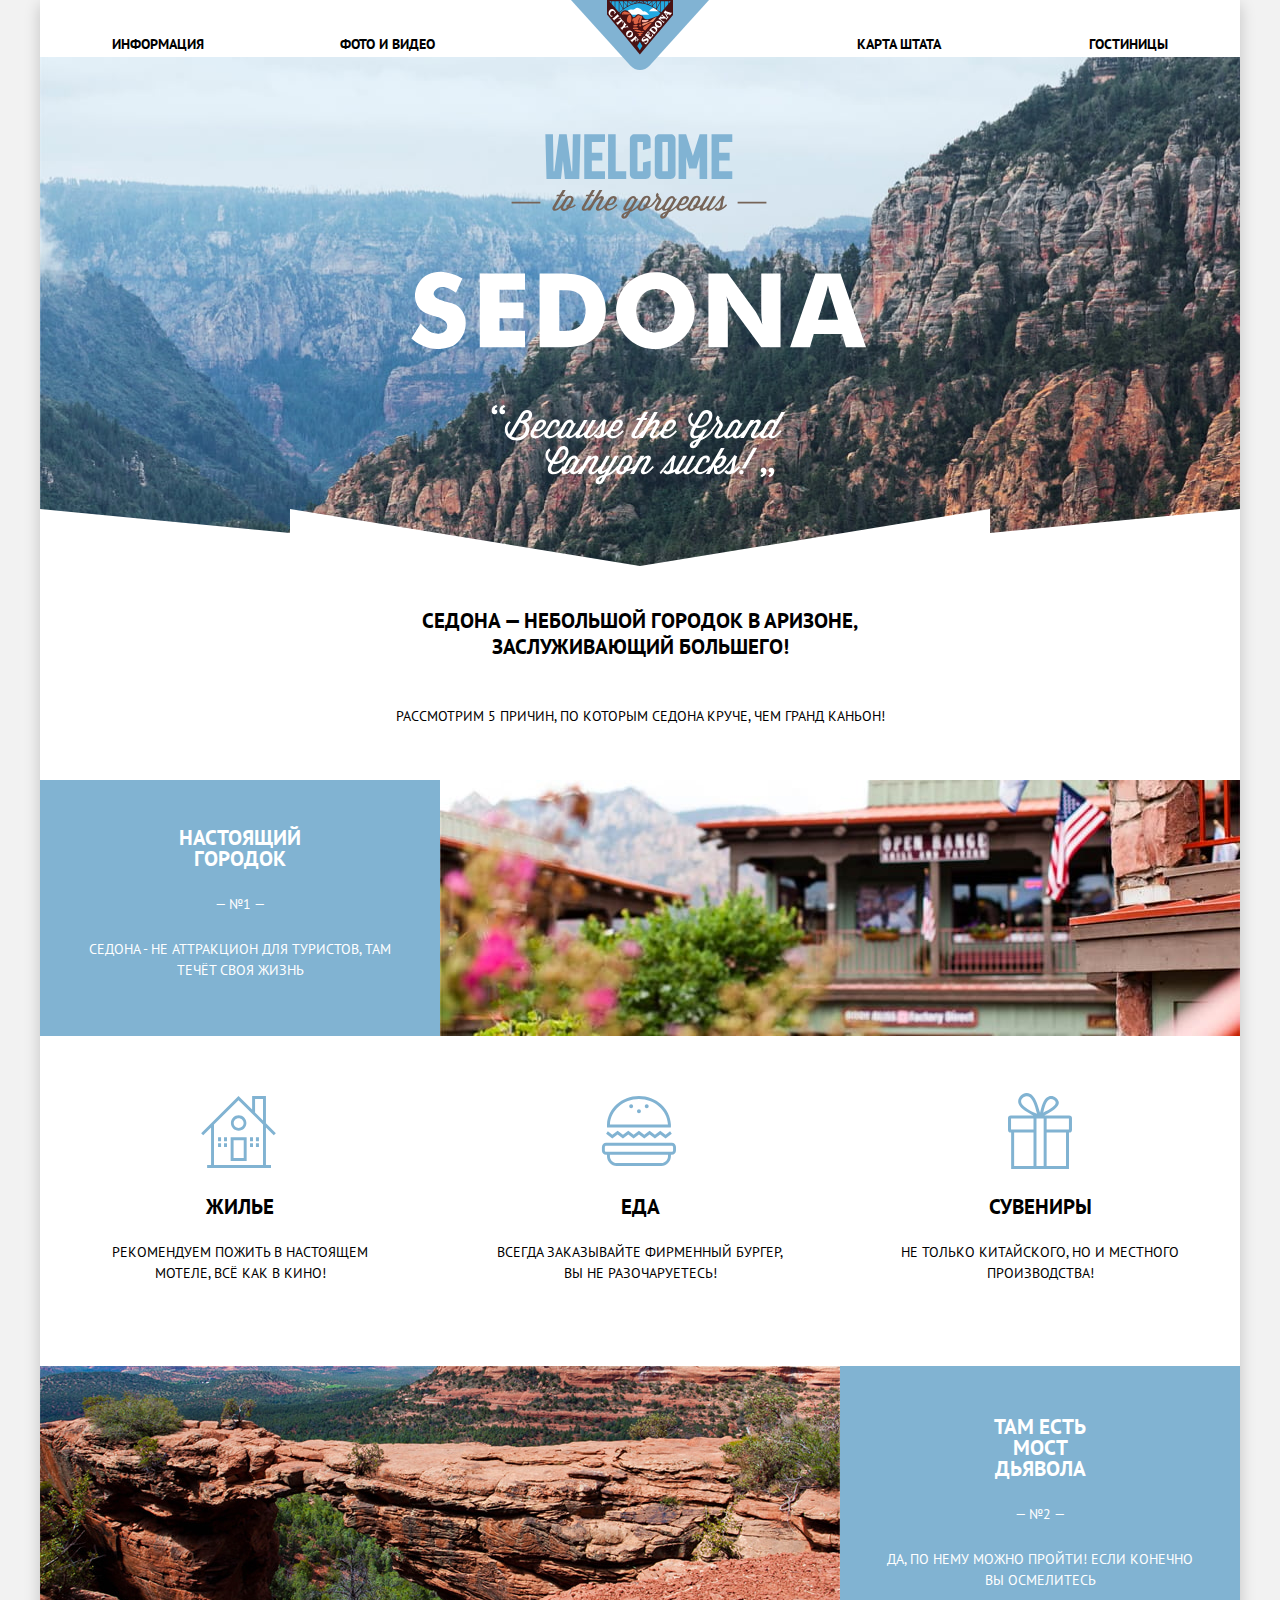
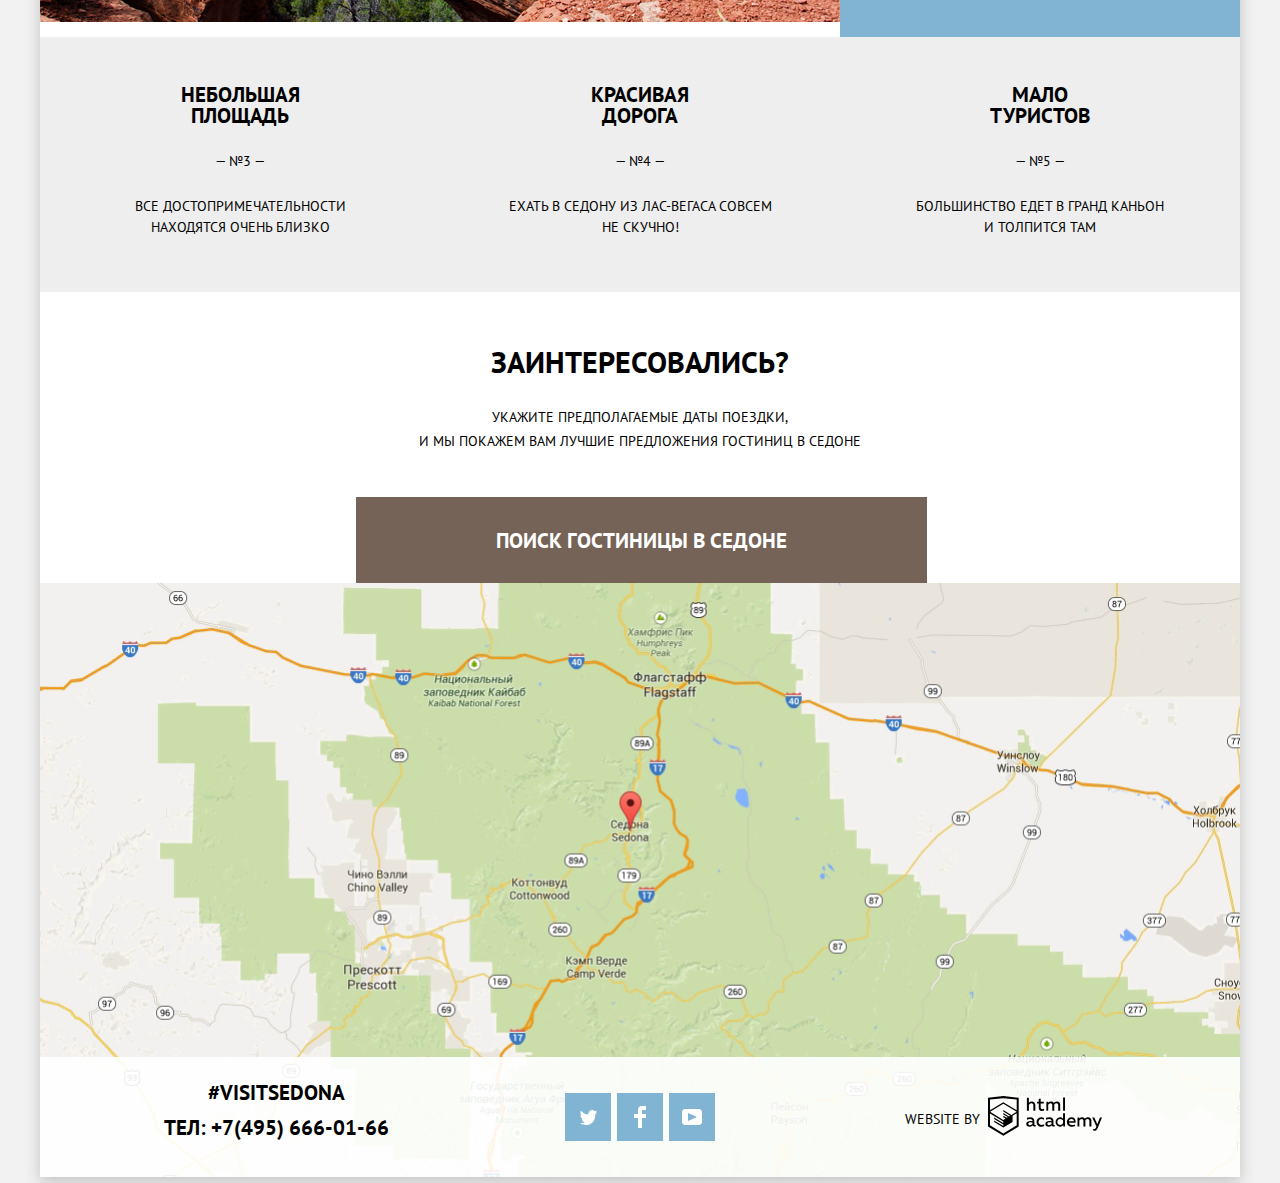
<file: index.html>
<!DOCTYPE html>
<html lang="ru">
  <head>
    <meta charset="utf-8">
    <title>HTML Academy: Седона</title>
    <link rel="stylesheet" href="css/normalize.css">
    <link rel="stylesheet" href="https://fonts.googleapis.com/css2?family=PT+Sans+Narrow:wght@400;700&family=PT+Sans:wght@400;700&display=swap">
    <link rel="stylesheet" href="css/style.min.css">
  </head>
  <body>
    <header class="main-header">
      <nav class="main-nav">
        <a class="main-header-logo"> 
          <img src="img/logo-sedona.svg" width="138" height="70" alt="Логотип города Седона">
        </a>
        <ul class="main-nav-list">
          <li class="main-nav-item"><a href="blank.html">Информация</a></li>
          <li class="main-nav-item"><a href="blank.html">Фото и видео</a></li>
          <li class="main-nav-item"><a href="blank.html">Карта штата</a></li>
          <li class="main-nav-item"><a href="hotels.html">Гостиницы</a></li>
       </ul>
      </nav>
    </header>
    <main>
      <h1 class="visually-hidden">Город Седона</h1>
      <section class="intro">
        <h2 class="visually-hidden">Intro</h2>
         <img src="img/welcome.svg" width="456" height="351" alt="Приветствие">
      </section>
      <section class="features">
        <h2 class="visually-hidden">Преимущества</h2>
        <div class="features-intro">
          <h3>Седона — небольшой городок в Аризоне, заслуживающий большего!</h3>
          <p>Рассмотрим 5 причин, по которым Седона круче, чем Гранд Каньон!</p>
        </div>
        <ul class="features-list">
          <li class="features-item">
            <div class="first-feature-grid">
             <div class="text-container">
              <h3>Настоящий городок</h3>
              <p class="features-number">— №1 —</p>
              <p class="features-description">Седона - не аттракцион для туристов, там течёт своя жизнь</p>
            </div>
             <img class="first-feature-img" src="img/sedona-town.jpg" width="800" height="256" alt="Город Седона">
            </div>
            <section class="feature-details">
              <ul class="feature-datails-list">
                <li class="feature-datails-item living-detail">
                  <h4>Жилье</h4>
                  <p>Рекомендуем пожить в настоящем<br> мотеле, всё как в кино!</p>
                </li>
                <li class="feature-datails-item food-detail">
                  <h4>Еда</h4>
                  <p>Всегда заказывайте фирменный бургер,<br> вы не разочаруетесь!</p>
                </li>
                <li class="feature-datails-item souvenir-detail">
                  <h4>Сувениры</h4>
                  <p>Не только китайского, но и местного<br> производства!</p>
                </li>
              </ul>
            </section>
          </li>
          <li class="features-item second-feature-grid">
            <div class="text-container ">
            <h3>Там есть Мост дьявола</h3>
            <p class="features-number">— №2 —</p>
            <p class="features-description">Да, по нему можно пройти! Если конечно вы осмелитесь</p>
          </div>
            <img class="second-feature-img" src="img/devils-bridge.jpg" width="800" height="256" alt="Мост дьявола">
          </li>
          <li class="features-item">
            <h3>Небольшая площадь</h3>
            <p class="features-number">— №3 —</p>
            <p class="features-description">Все достопримечательности<br> находятся очень близко</p>
          </li>
          <li class="features-item">
            <h3>Красивая дорога</h3>
            <p class="features-number">— №4 —</p>
            <p class="features-description">Ехать в седону из лас-вегаса совсем<br> не скучно!</p>
          </li>
          <li class="features-item">
            <h3>Мало туристов</h3>
            <p class="features-number">— №5 —</p>
            <p class="features-description">Большинство едет в гранд каньон<br> и толпится там</p>
          </li>
        </ul>
      </section>
      <section class="hotel-searching">
        <h2>Заинтересовались?</h2>
        <p class="searching-info">Укажите предполагаемые даты поездки,<br>и мы покажем вам лучшие предложения гостиниц в Седоне</p>
        <a class="button start-searching-button" href="blank.html">Поиск гостиницы в Седоне</a>
        <div class="map-wrapper">
       <iframe src="https://www.google.com/maps/embed?pb=!1m18!1m12!1m3!1d61959.560286083455!2d-111.79101805161591!3d34.87385066729933!2m3!1f0!2f0!3f0!3m2!1i1024!2i768!4f13.1!3m3!1m2!1s0x872da132f942b00d%3A0x5548c523fa6c8efd!2z0KHQtdC00L7QvdCwLCDQkNGA0LjQt9C-0L3QsCA4NjMzNiwg0KHQqNCQ!5e0!3m2!1sru!2sru!4v1592397685076!5m2!1sru!2sru" width="1200" height="594" allowfullscreen title="Карта Седоны"></iframe>
        <p class="map"><img src="img/map.png" width="1200" height="594" alt="Карта Седоны"></p>
      </div>
        <section class="modal">
          <h2 class="visually-hidden">Форма поиска гостиницы</h2>
          <form class="searching-form" action="https://echo.htmlacademy.ru" method="GET">
            <p class="searching-item">
            <label for="check-in-date">Дата заезда:</label>
             <input class="ckeckin" id="check-in-date" type="text" name="date-in" value="24 апреля 2017">
             <button class="button calendar" type="button">
             <span class="visually-hidden">Календарь</span>
              <svg width="21" height="23" fill="none" xmlns="http://www.w3.org/2000/svg"><path fill-rule="evenodd" clip-rule="evenodd" d="M16.406 3.025h2.845c.966 0 1.749.822 1.749 1.837v16.302C21 22.179 20.217 23 19.251 23H1.75C.784 23 0 22.179 0 21.164V4.862c0-1.015.784-1.837 1.75-1.837h2.843V1.648c0-.381.294-.689.657-.689.362 0 .656.308.656.689v1.377h3.938V1.648c0-.381.294-.689.657-.689.361 0 .655.308.655.689v1.377h3.938V1.648c0-.381.293-.689.656-.689.362 0 .656.308.656.689v1.377zm3.159 18.459a.448.448 0 00.123-.32h.001V4.862a.449.449 0 00-.437-.459h-2.845v1.378c0 .381-.294.689-.656.689-.363 0-.656-.308-.656-.689V4.403h-3.938v1.378c0 .381-.294.689-.655.689-.363 0-.657-.308-.657-.689V4.403H5.907v1.378c0 .381-.294.689-.656.689-.363 0-.657-.308-.657-.689V4.403H1.75a.45.45 0 00-.438.459v16.302a.45.45 0 00.438.459h17.501a.448.448 0 00.314-.139z"/><path fill-rule="evenodd" clip-rule="evenodd" d="M4.594 9.225h2.625v2.066H4.594V9.225zm0 3.443h2.625v2.067H4.594v-2.067zm2.625 3.444H4.594v2.066h2.625v-2.066zm1.969 0h2.625v2.066H9.188v-2.066zm2.625-3.444H9.188v2.067h2.625v-2.067zM9.188 9.225h2.625v2.066H9.188V9.225zm7.218 6.887h-2.625v2.066h2.625v-2.066zm-2.625-3.444h2.625v2.067h-2.625v-2.067zm2.625-3.443h-2.625v2.066h2.625V9.225z"/></svg>
            </button>
          </p>
           <p class="searching-item">
            <label for="check-out-date">Дата выезда:</label>
            <input class="ckeckout" id="check-out-date" type="text" name="date-out" value="4 июля 2017">
            <button class="button calendar" type="button">
              <span class="visually-hidden">Календарь</span>
               <svg width="21" height="23" fill="none" xmlns="http://www.w3.org/2000/svg"><path fill-rule="evenodd" clip-rule="evenodd" d="M16.406 3.025h2.845c.966 0 1.749.822 1.749 1.837v16.302C21 22.179 20.217 23 19.251 23H1.75C.784 23 0 22.179 0 21.164V4.862c0-1.015.784-1.837 1.75-1.837h2.843V1.648c0-.381.294-.689.657-.689.362 0 .656.308.656.689v1.377h3.938V1.648c0-.381.294-.689.657-.689.361 0 .655.308.655.689v1.377h3.938V1.648c0-.381.293-.689.656-.689.362 0 .656.308.656.689v1.377zm3.159 18.459a.448.448 0 00.123-.32h.001V4.862a.449.449 0 00-.437-.459h-2.845v1.378c0 .381-.294.689-.656.689-.363 0-.656-.308-.656-.689V4.403h-3.938v1.378c0 .381-.294.689-.655.689-.363 0-.657-.308-.657-.689V4.403H5.907v1.378c0 .381-.294.689-.656.689-.363 0-.657-.308-.657-.689V4.403H1.75a.45.45 0 00-.438.459v16.302a.45.45 0 00.438.459h17.501a.448.448 0 00.314-.139z"/><path fill-rule="evenodd" clip-rule="evenodd" d="M4.594 9.225h2.625v2.066H4.594V9.225zm0 3.443h2.625v2.067H4.594v-2.067zm2.625 3.444H4.594v2.066h2.625v-2.066zm1.969 0h2.625v2.066H9.188v-2.066zm2.625-3.444H9.188v2.067h2.625v-2.067zM9.188 9.225h2.625v2.066H9.188V9.225zm7.218 6.887h-2.625v2.066h2.625v-2.066zm-2.625-3.444h2.625v2.067h-2.625v-2.067zm2.625-3.443h-2.625v2.066h2.625V9.225z"/></svg>
             </button>
           </p>
           <div class="searching-item guests-amount">
           <p class="searching-item-guests">
             <label class="adults" for="adults-amount">Взрослые:</label>
             <span class="quantity-arrow quantity-arrow-minus"> 
              <svg width="12" height="3" viewBox="0 0 12 3" fill="none" xmlns="http://www.w3.org/2000/svg">
                <rect width="12" height="3"/>
              </svg>
            </span>
             <input class="quantity-num adults-input" id="adults-amount" type="number" name="adults-amount" value="2">
             <span class="quantity-arrow quantity-arrow-plus"> 
              <svg width="11" height="11" viewBox="0 0 11 11" fill="none" xmlns="http://www.w3.org/2000/svg">
                <path fill-rule="evenodd" clip-rule="evenodd" d="M4.23086 6.76932V11H6.76932V6.76932H11V4.23086H6.76932V0H4.23085V4.23086H0V6.76932H4.23086Z"/>
              </svg>
            </span>
           </p>
           <p class="searching-item-guests">
            <label class="kids" for="kids-amount">Дети:</label>
            <span class="quantity-arrow quantity-arrow-minus">
              <svg width="12" height="3" viewBox="0 0 12 3" fill="none" xmlns="http://www.w3.org/2000/svg">
                <rect width="12" height="3"/>
              </svg>
            </span>
            <input class="quantity-num kids-input" id="kids-amount" type="number" name="kids-amount" value="0">
            <span class="quantity-arrow quantity-arrow-plus">
              <svg width="11" height="11" viewBox="0 0 11 11" fill="none" xmlns="http://www.w3.org/2000/svg">
                <path fill-rule="evenodd" clip-rule="evenodd" d="M4.23086 6.76932V11H6.76932V6.76932H11V4.23086H6.76932V0H4.23085V4.23086H0V6.76932H4.23086Z"/>
              </svg>
            </span>
          </p>
        </div>
          <button class="button submit-searching-button" type="submit">Найти</button>
          </form>
        </section>
      </section>
    </main>
    <footer class="main-footer footer-filter">
      <section class="footer-contacts">
        <h2 class="visually-hidden">Контакты</h2>
        <p>#visitsedona</p>
        <a href="tel:+74936660166">тел: +7(495) 666-01-66</a>
      </section>
      <section class="footer-social">
        <h2 class="visually-hidden">Мы в соцсетях</h2>
        <ul class="social-list">
          <li class="social-item">
            <a class="social-button twitter-button" href="blank.html">
              <span class="visually-hidden">Ссылка на Twitter</span>
              <svg width="17" height="17" fill="none" xmlns="http://www.w3.org/2000/svg"><path d="M10.95 1.144c1.685-.496 2.984.27 3.577 1.18.673-.232 1.331-.482 2.011-.709a2.345 2.345 0 01-.857 1.768c.685.17 1.304-.49 1.304-.49-.169 1-1.006 1.787-1.563 2.023-.231 6.75-3.175 11.217-10.077 11.082h-.446c-.41 0-4.164-.46-4.898-1.887 2.271.196 3.893-.422 4.693-1.177-.96-.3-2.679-.477-2.979-2.95.349.106.564.228 1.19.12C1.705 9.246.374 8.53.448 6.33c.285.328 1.067.536 1.34.472-.703-.24-1.97-3.36-.894-4.952 1.818 1.854 3.735 3.606 7.152 3.773.208-2.293 1.137-3.83 2.904-4.479z" fill="#fff"/></svg>
            </a>
          </li>
          <li class="social-item">
            <a class="social-button facebook-button" href="blank.html">
              <span class="visually-hidden">Ссылка на Facebook</span>
              <svg width="12" height="22" fill="none" xmlns="http://www.w3.org/2000/svg"><path d="M12 4V0H8a4 4 0 00-4 4v4H0v4h4v10h4V12h4V8H8V4h4z" fill="#fff"/></svg>
            </a>
          </li>
          <li class="social-item">
            <a class="social-button youtube-button" href="blank.html">
              <span class="visually-hidden">Ссылка на Youtube</span>
              <svg width="20" height="16" fill="none" xmlns="http://www.w3.org/2000/svg"><path fill-rule="evenodd" clip-rule="evenodd" d="M3 0h14c1.65 0 3 1.35 3 3v10c0 1.65-1.35 3-3 3H3c-1.65 0-3-1.35-3-3V3c0-1.65 1.35-3 3-3zm3.027 4.002v7.996L15.014 8 6.027 4.002z" fill="#fff"/></svg>
            </a>
          </li>
        </ul>
      </section>
      <section class="footer-copyright">
        <h2 class="visually-hidden">Контактная информация</h2>
        <p>Website by</p>
        <a class="copyright-button" href="https://htmlacademy.ru/intensive/htmlcss">
          <span class="visually-hidden">HTML Академия</span>
          <svg width="115" height="41" fill="none" xmlns="http://www.w3.org/2000/svg"><path fill-rule="evenodd" clip-rule="evenodd" d="M15.52 1.057h-.17L0 2.72v28.776l15.35 9.343 15.352-9.344V2.72L15.52 1.057zm61.498 1.565h-1.93v13.11h1.93V2.621zm-36.156.01v5.136a3.976 3.976 0 012.849-1.23 3.387 3.387 0 012.614 1.007 3.55 3.55 0 011.015 2.662v5.556h-1.973v-5.297a1.984 1.984 0 00-.41-1.44 1.899 1.899 0 00-1.289-.718h-.316a3.081 3.081 0 00-2.448 1.5v5.955H38.9V2.633h1.963zm36.156 28.852h-1.74v-1.425a4.061 4.061 0 01-3.366 1.662c-2.437-.168-4.33-2.239-4.33-4.736 0-2.498 1.893-4.569 4.33-4.737a3.98 3.98 0 013.165 1.402v-5.33h1.941v13.164zm-29.952-1.425c.197-.008.392-.044.58-.107v1.435c-.398.153-.82.23-1.245.226a1.758 1.758 0 01-1.762-1.079 5.035 5.035 0 01-3.313 1.166c-1.593 0-3.07-.896-3.07-2.752 0-2.298 2.11-3.01 3.914-3.01.77.013 1.537.103 2.29.27v-.324c0-1.079-.802-1.91-2.31-1.91a7.682 7.682 0 00-3.166.69V22.83a10.56 10.56 0 013.365-.593c2.49 0 4.02 1.209 4.02 3.938v3.237a.592.592 0 00.13.429c.096.12.236.194.387.208h.18v.01zM40.27 28.84c.027.389.205.75.495 1.004.289.253.666.378 1.046.345h.116a3.537 3.537 0 002.542-1.079v-1.532a10.039 10.039 0 00-1.91-.227c-1.055 0-2.278.356-2.278 1.49h-.01zm15.752-5.902a5.183 5.183 0 00-2.712-.69h-.369a4.514 4.514 0 00-3.18 1.471 4.722 4.722 0 00-1.23 3.341v.442c.164 2.498 2.273 4.39 4.716 4.23 1.004.024 2-.187 2.912-.615v-1.845a5.185 5.185 0 01-2.564.69 2.885 2.885 0 01-2.657-1.426 3.024 3.024 0 010-3.07 2.884 2.884 0 012.657-1.427c.865-.003 1.71.26 2.427.755v-1.856zM66.15 30.06c.198-.008.393-.045.58-.108v1.435c-.397.153-.82.23-1.244.226a1.758 1.758 0 01-1.762-1.079 5.035 5.035 0 01-3.313 1.166c-1.593 0-3.07-.896-3.07-2.752 0-2.298 2.11-3.01 3.914-3.01.77.013 1.537.103 2.29.27v-.324c0-1.079-.802-1.91-2.311-1.91a7.682 7.682 0 00-3.165.69V22.83c1.084-.379 2.22-.58 3.365-.593 2.49 0 4.02 1.209 4.02 3.938v3.237a.592.592 0 00.129.429c.097.12.237.194.388.208h.18v.01zm-6.296-.212a1.468 1.468 0 01-.498-1.008h.021c0-1.133 1.16-1.489 2.279-1.489.642.015 1.281.09 1.91.227v1.532a3.537 3.537 0 01-2.543 1.079h-.116a1.404 1.404 0 01-1.053-.34zm9.472-2.918c0-1.644 1.304-2.977 2.912-2.977l.021.054c1.214 0 2.314.731 2.806 1.866v2.158a3.015 3.015 0 01-2.827 1.877c-1.608 0-2.912-1.333-2.912-2.978zm14.022-4.682c3.492 0 4.705 2.892 4.135 5.492h-6.562c.222 1.618 1.762 2.276 3.366 2.276a6.326 6.326 0 002.785-.636v1.726c-1 .436-2.08.646-3.165.615-2.67 0-5.012-1.532-5.012-4.769a4.572 4.572 0 011.145-3.268 4.37 4.37 0 013.076-1.469h.232v.033zm-2.48 3.927c.101-1.351 1.253-2.365 2.575-2.265h.042c.62-.057 1.234.17 1.675.62.442.449.666 1.075.614 1.71H80.87v-.065zm8.62 5.287v-8.966h1.74v1.079a3.983 3.983 0 012.934-1.37 3.001 3.001 0 012.785 1.51c.793-.881 1.9-1.399 3.07-1.435a3.192 3.192 0 012.489 1.01c.647.69.971 1.631.887 2.583v5.61h-2.004v-5.556a1.74 1.74 0 00-.366-1.262 1.665 1.665 0 00-1.132-.626h-.275a2.936 2.936 0 00-2.184 1.208v6.237H95.43v-5.557a1.742 1.742 0 00-.38-1.266 1.666 1.666 0 00-1.15-.611h-.21a3.153 3.153 0 00-2.333 1.392v6.074h-1.825l-.042-.054zm24.488-8.988h-2.005l-2.648 6.798-3.018-6.787h-2.11l4.221 9.063-.18.454c-.517 1.36-1.234 2.05-2.184 2.05a2.96 2.96 0 01-.897-.13v1.694c.38.096.77.147 1.161.151 1.329 0 2.585-.744 3.534-3.086l4.126-10.206zM52.689 6.787V3.55l-1.962.464v2.719h-1.583V8.49h1.646v4.5c-.067.826.234 1.64.82 2.213a2.653 2.653 0 002.197.743c.793.007 1.58-.121 2.332-.378v-1.726a4.647 4.647 0 01-1.783.356c-1.14 0-1.667-.389-1.667-1.575V8.513h3.165V6.787H52.69zm5.697 8.966V6.754h1.752v1.08a3.983 3.983 0 012.922-1.382 2.998 2.998 0 012.743 1.435c.793-.882 1.9-1.4 3.07-1.435.94-.037 1.85.347 2.491 1.052.64.704.949 1.66.843 2.617v5.62h-2.004v-5.556a1.743 1.743 0 00-.366-1.262 1.668 1.668 0 00-1.132-.626h-.243a2.937 2.937 0 00-2.184 1.209v6.236h-2.005v-5.557a1.742 1.742 0 00-.365-1.262 1.667 1.667 0 00-1.133-.626h-.242A3.153 3.153 0 0060.2 9.69v6.074h-1.815v-.01zm-29.689 14.55l.01-.006-.01.021v-.015zm0-11.983v11.983l-13.346 8.13-13.346-8.115V18.515l13.283 8.092v1.424l-9.105-5.503v1.414l9.157 5.621v1.5l-9.147-5.567v1.456l9.158 5.621 9.232-5.653v-6.107l4.114-2.492zm.01-1.542l-3.67 2.158-1.689 1.079-8.04-4.931v1.413l6.848 4.23-.148.097-1.055.582-5.665-3.452v1.445l4.473 2.72-1.055.722-3.376-2.05v1.414l2.215 1.338-2.247 1.36L2.11 16.863 15.31 8.729l13.399 8.049zm-13.42-9.506l13.42 8.081V4.563L15.362 3.13 2.015 4.564v10.79l13.273-8.082z"/></svg>
        </a>
      </section>
    </footer>
    <script src="js/booking.min.js"></script>
  </body>
</html>
</file>
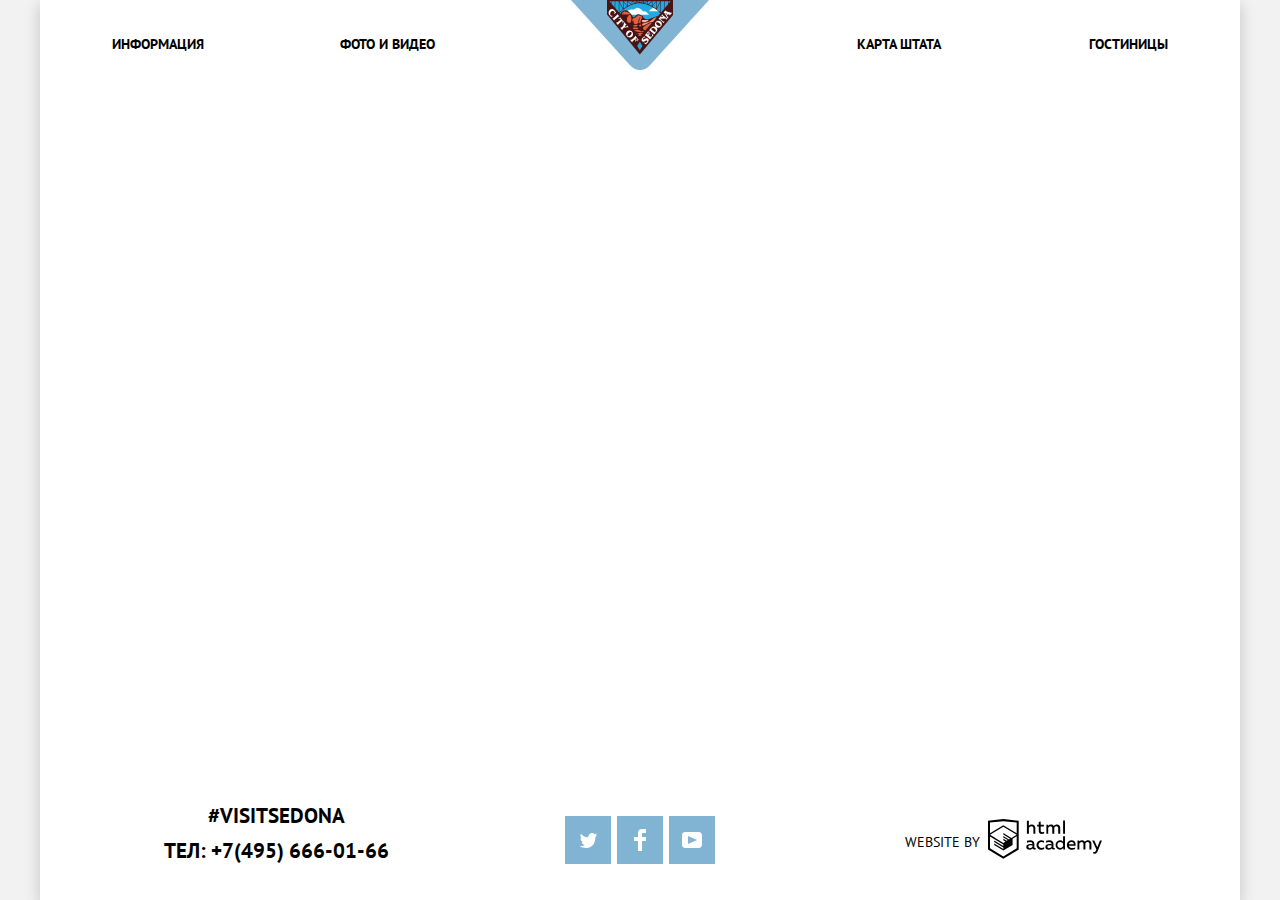
<file: blank.html>
<!DOCTYPE html>
<html lang="ru">
  <head>
    <meta charset="utf-8">
    <title>HTML Academy: Седона</title>
    <link rel="stylesheet" href="css/normalize.css">
    <link rel="stylesheet" href="https://fonts.googleapis.com/css2?family=PT+Sans+Narrow:wght@400;700&family=PT+Sans:wght@400;700&display=swap">
    <link rel="stylesheet" href="css/style.min.css">
  </head>
  <body>
    <header class="main-header">
        <nav class="main-nav">
          <a class="main-header-logo" href="index.html"> 
            <img src="img/logo-sedona.svg" width="138" height="70" alt="Логотип города Седона">
          </a>
          <ul class="main-nav-list">
            <li class="main-nav-item"><a href="blank.html">Информация</a></li>
            <li class="main-nav-item"><a href="blank.html">Фото и видео</a></li>
            <li class="main-nav-item"><a href="blank.html">Карта штата</a></li>
            <li class="main-nav-item"><a href="hotels.html">Гостиницы</a></li>
         </ul>
        </nav>
      </header>
    <main>
      <!--Здесь будет добавляться информация-->
    </main>
    <footer class="main-footer">
      <section class="footer-contacts">
        <h2 class="visually-hidden">Контакты</h2>
        <p>#visitsedona</p>
        <a href="tel:+74936660166">тел: +7(495) 666-01-66</a>
      </section>
      <section class="footer-social">
        <h2 class="visually-hidden">Мы в соцсетях</h2>
        <ul class="social-list">
          <li class="social-item">
            <a class="social-button twitter-button" href="blank.html">
              <span class="visually-hidden">Ссылка на Twitter</span>
              <svg width="17" height="17" fill="none" xmlns="http://www.w3.org/2000/svg"><path d="M10.95 1.144c1.685-.496 2.984.27 3.577 1.18.673-.232 1.331-.482 2.011-.709a2.345 2.345 0 01-.857 1.768c.685.17 1.304-.49 1.304-.49-.169 1-1.006 1.787-1.563 2.023-.231 6.75-3.175 11.217-10.077 11.082h-.446c-.41 0-4.164-.46-4.898-1.887 2.271.196 3.893-.422 4.693-1.177-.96-.3-2.679-.477-2.979-2.95.349.106.564.228 1.19.12C1.705 9.246.374 8.53.448 6.33c.285.328 1.067.536 1.34.472-.703-.24-1.97-3.36-.894-4.952 1.818 1.854 3.735 3.606 7.152 3.773.208-2.293 1.137-3.83 2.904-4.479z" fill="#fff"/></svg>
            </a>
          </li>
          <li class="social-item">
            <a class="social-button facebook-button" href="blank.html">
              <span class="visually-hidden">Ссылка на Facebook</span>
              <svg width="12" height="22" fill="none" xmlns="http://www.w3.org/2000/svg"><path d="M12 4V0H8a4 4 0 00-4 4v4H0v4h4v10h4V12h4V8H8V4h4z" fill="#fff"/></svg>
            </a>
          </li>
          <li class="social-item">
            <a class="social-button youtube-button" href="blank.html">
              <span class="visually-hidden">Ссылка на Youtube</span>
              <svg width="20" height="16" fill="none" xmlns="http://www.w3.org/2000/svg"><path fill-rule="evenodd" clip-rule="evenodd" d="M3 0h14c1.65 0 3 1.35 3 3v10c0 1.65-1.35 3-3 3H3c-1.65 0-3-1.35-3-3V3c0-1.65 1.35-3 3-3zm3.027 4.002v7.996L15.014 8 6.027 4.002z" fill="#fff"/></svg>
            </a>
          </li>
        </ul>
      </section>
      <section class="footer-copyright">
        <h2 class="visually-hidden">Контактная информация</h2>
        <p>Website by</p>
        <a class="copyright-button" href="https://htmlacademy.ru/intensive/htmlcss">
          <span class="visually-hidden">HTML Академия</span>
          <svg width="115" height="41" fill="none" xmlns="http://www.w3.org/2000/svg"><path fill-rule="evenodd" clip-rule="evenodd" d="M15.52 1.057h-.17L0 2.72v28.776l15.35 9.343 15.352-9.344V2.72L15.52 1.057zm61.498 1.565h-1.93v13.11h1.93V2.621zm-36.156.01v5.136a3.976 3.976 0 012.849-1.23 3.387 3.387 0 012.614 1.007 3.55 3.55 0 011.015 2.662v5.556h-1.973v-5.297a1.984 1.984 0 00-.41-1.44 1.899 1.899 0 00-1.289-.718h-.316a3.081 3.081 0 00-2.448 1.5v5.955H38.9V2.633h1.963zm36.156 28.852h-1.74v-1.425a4.061 4.061 0 01-3.366 1.662c-2.437-.168-4.33-2.239-4.33-4.736 0-2.498 1.893-4.569 4.33-4.737a3.98 3.98 0 013.165 1.402v-5.33h1.941v13.164zm-29.952-1.425c.197-.008.392-.044.58-.107v1.435c-.398.153-.82.23-1.245.226a1.758 1.758 0 01-1.762-1.079 5.035 5.035 0 01-3.313 1.166c-1.593 0-3.07-.896-3.07-2.752 0-2.298 2.11-3.01 3.914-3.01.77.013 1.537.103 2.29.27v-.324c0-1.079-.802-1.91-2.31-1.91a7.682 7.682 0 00-3.166.69V22.83a10.56 10.56 0 013.365-.593c2.49 0 4.02 1.209 4.02 3.938v3.237a.592.592 0 00.13.429c.096.12.236.194.387.208h.18v.01zM40.27 28.84c.027.389.205.75.495 1.004.289.253.666.378 1.046.345h.116a3.537 3.537 0 002.542-1.079v-1.532a10.039 10.039 0 00-1.91-.227c-1.055 0-2.278.356-2.278 1.49h-.01zm15.752-5.902a5.183 5.183 0 00-2.712-.69h-.369a4.514 4.514 0 00-3.18 1.471 4.722 4.722 0 00-1.23 3.341v.442c.164 2.498 2.273 4.39 4.716 4.23 1.004.024 2-.187 2.912-.615v-1.845a5.185 5.185 0 01-2.564.69 2.885 2.885 0 01-2.657-1.426 3.024 3.024 0 010-3.07 2.884 2.884 0 012.657-1.427c.865-.003 1.71.26 2.427.755v-1.856zM66.15 30.06c.198-.008.393-.045.58-.108v1.435c-.397.153-.82.23-1.244.226a1.758 1.758 0 01-1.762-1.079 5.035 5.035 0 01-3.313 1.166c-1.593 0-3.07-.896-3.07-2.752 0-2.298 2.11-3.01 3.914-3.01.77.013 1.537.103 2.29.27v-.324c0-1.079-.802-1.91-2.311-1.91a7.682 7.682 0 00-3.165.69V22.83c1.084-.379 2.22-.58 3.365-.593 2.49 0 4.02 1.209 4.02 3.938v3.237a.592.592 0 00.129.429c.097.12.237.194.388.208h.18v.01zm-6.296-.212a1.468 1.468 0 01-.498-1.008h.021c0-1.133 1.16-1.489 2.279-1.489.642.015 1.281.09 1.91.227v1.532a3.537 3.537 0 01-2.543 1.079h-.116a1.404 1.404 0 01-1.053-.34zm9.472-2.918c0-1.644 1.304-2.977 2.912-2.977l.021.054c1.214 0 2.314.731 2.806 1.866v2.158a3.015 3.015 0 01-2.827 1.877c-1.608 0-2.912-1.333-2.912-2.978zm14.022-4.682c3.492 0 4.705 2.892 4.135 5.492h-6.562c.222 1.618 1.762 2.276 3.366 2.276a6.326 6.326 0 002.785-.636v1.726c-1 .436-2.08.646-3.165.615-2.67 0-5.012-1.532-5.012-4.769a4.572 4.572 0 011.145-3.268 4.37 4.37 0 013.076-1.469h.232v.033zm-2.48 3.927c.101-1.351 1.253-2.365 2.575-2.265h.042c.62-.057 1.234.17 1.675.62.442.449.666 1.075.614 1.71H80.87v-.065zm8.62 5.287v-8.966h1.74v1.079a3.983 3.983 0 012.934-1.37 3.001 3.001 0 012.785 1.51c.793-.881 1.9-1.399 3.07-1.435a3.192 3.192 0 012.489 1.01c.647.69.971 1.631.887 2.583v5.61h-2.004v-5.556a1.74 1.74 0 00-.366-1.262 1.665 1.665 0 00-1.132-.626h-.275a2.936 2.936 0 00-2.184 1.208v6.237H95.43v-5.557a1.742 1.742 0 00-.38-1.266 1.666 1.666 0 00-1.15-.611h-.21a3.153 3.153 0 00-2.333 1.392v6.074h-1.825l-.042-.054zm24.488-8.988h-2.005l-2.648 6.798-3.018-6.787h-2.11l4.221 9.063-.18.454c-.517 1.36-1.234 2.05-2.184 2.05a2.96 2.96 0 01-.897-.13v1.694c.38.096.77.147 1.161.151 1.329 0 2.585-.744 3.534-3.086l4.126-10.206zM52.689 6.787V3.55l-1.962.464v2.719h-1.583V8.49h1.646v4.5c-.067.826.234 1.64.82 2.213a2.653 2.653 0 002.197.743c.793.007 1.58-.121 2.332-.378v-1.726a4.647 4.647 0 01-1.783.356c-1.14 0-1.667-.389-1.667-1.575V8.513h3.165V6.787H52.69zm5.697 8.966V6.754h1.752v1.08a3.983 3.983 0 012.922-1.382 2.998 2.998 0 012.743 1.435c.793-.882 1.9-1.4 3.07-1.435.94-.037 1.85.347 2.491 1.052.64.704.949 1.66.843 2.617v5.62h-2.004v-5.556a1.743 1.743 0 00-.366-1.262 1.668 1.668 0 00-1.132-.626h-.243a2.937 2.937 0 00-2.184 1.209v6.236h-2.005v-5.557a1.742 1.742 0 00-.365-1.262 1.667 1.667 0 00-1.133-.626h-.242A3.153 3.153 0 0060.2 9.69v6.074h-1.815v-.01zm-29.689 14.55l.01-.006-.01.021v-.015zm0-11.983v11.983l-13.346 8.13-13.346-8.115V18.515l13.283 8.092v1.424l-9.105-5.503v1.414l9.157 5.621v1.5l-9.147-5.567v1.456l9.158 5.621 9.232-5.653v-6.107l4.114-2.492zm.01-1.542l-3.67 2.158-1.689 1.079-8.04-4.931v1.413l6.848 4.23-.148.097-1.055.582-5.665-3.452v1.445l4.473 2.72-1.055.722-3.376-2.05v1.414l2.215 1.338-2.247 1.36L2.11 16.863 15.31 8.729l13.399 8.049zm-13.42-9.506l13.42 8.081V4.563L15.362 3.13 2.015 4.564v10.79l13.273-8.082z"/></svg>
        </a>
      </section>
    </footer>
  </body>
</html>
</file>
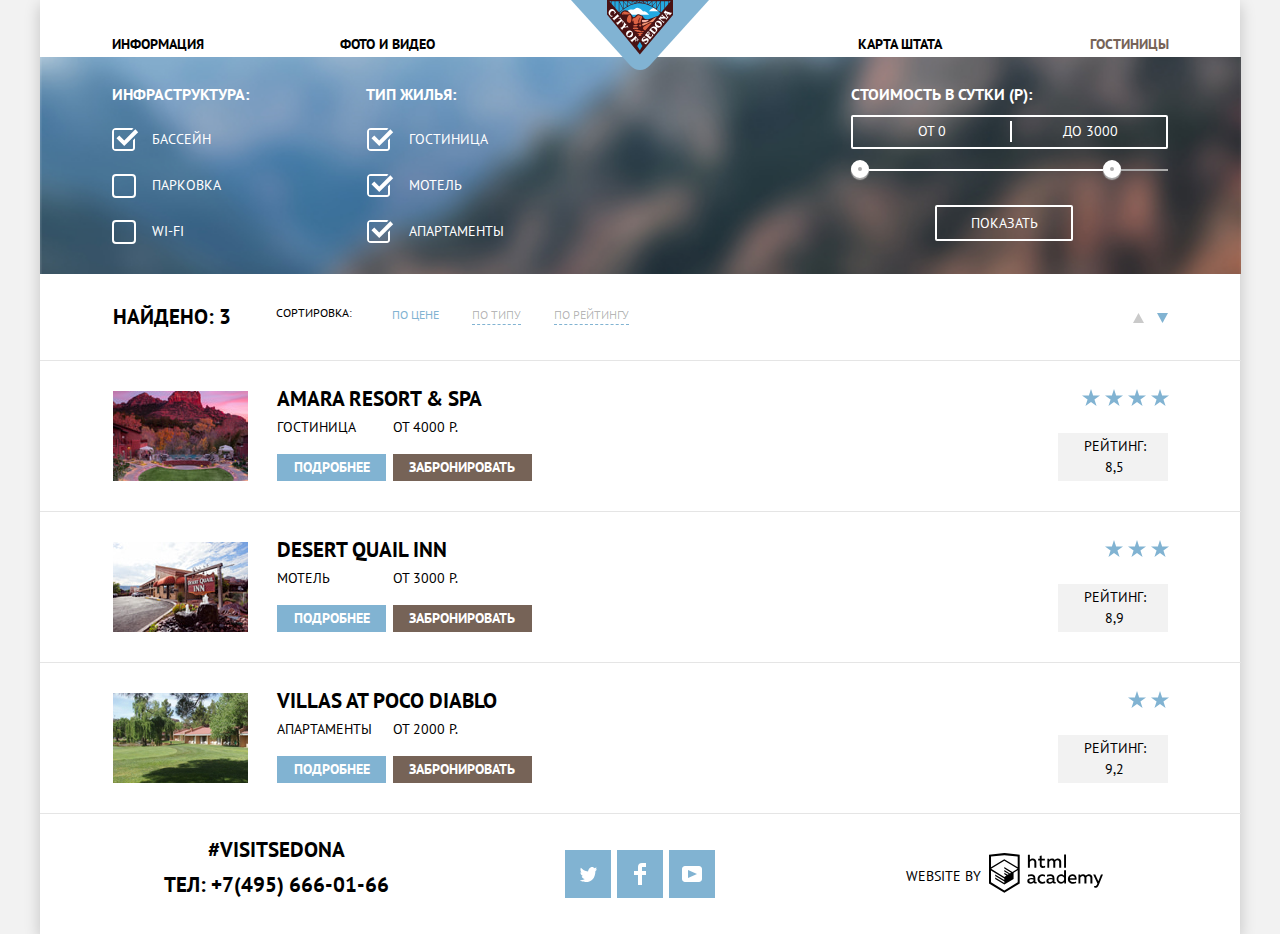
<file: hotels.html>
<!DOCTYPE html>
<html lang="ru">
  <head>
    <meta charset="utf-8">
    <title>HTML Academy: Седона</title>
    <link rel="stylesheet" href="css/normalize.css">
    <link rel="stylesheet" href="https://fonts.googleapis.com/css2?family=PT+Sans+Narrow:wght@400;700&family=PT+Sans:wght@400;700&display=swap">
    <link rel="stylesheet" href="css/style.min.css">
  </head>
  <body>
    <header class="main-header">
      <nav class="main-nav">
        <a class="main-header-logo" href="index.html"> 
          <img src="img/logo-sedona.svg" width="138" height="70" alt="Логотип города Седона">
        </a>
        <ul class="main-nav-list">
          <li class="main-nav-item"><a href="blank.html">Информация</a></li>
          <li class="main-nav-item"><a href="blank.html">Фото и видео</a></li>
          <li class="main-nav-item"><a href="blank.html">Карта штата</a></li>
          <li class="main-nav-item current"><a href="hotels.html">Гостиницы</a></li>
       </ul>
      </nav>
    </header>
    <main>
      <h1 class="visually-hidden">Поиск гостиницы</h1>
      <section class="filters">
        <h2 class="visually-hidden">Фильтр поиска гостиницы</h2>
        <form class="filter-form" action="https://echo.htmlacademy.ru" method="get">
          <div class="filter-grid-container">
          <fieldset class="infrastructure-filter">
            <legend class="filter-title">Инфраструктура:</legend>
            <ul>
              <li class="filter-option">
                <input class="visually-hidden filter-input-checkbox" type="checkbox" name="pool" id="pool" checked>
                <label for="pool" tabindex="0">Бассейн</label>
              </li>
              <li class="filter-option">
                <input class="visually-hidden filter-input-checkbox" type="checkbox" name="parking" id="parking">
                <label for="parking" tabindex="0">Парковка</label>
              </li>
              <li class="filter-option">
                <input class="visually-hidden filter-input-checkbox" type="checkbox" name="wi-fi" id="wi-fi">
                <label for="wi-fi" tabindex="0">Wi-Fi</label>
              </li>
            </ul>
          </fieldset>
          <fieldset class="hotel-type-filter">
            <legend class="filter-title">Тип жилья:</legend>
            <ul>
              <li class="filter-option">
                <input class="visually-hidden filter-input-checkbox" type="checkbox" name="hotel-type" id="hotel-type" checked>
                <label for="hotel-type" tabindex="0">Гостиница</label>
              </li>
              <li class="filter-option">
                <input class="visually-hidden filter-input-checkbox" type="checkbox" name="motel-type" id="motel-type" checked>
                <label for="motel-type" tabindex="0">Мотель</label>
              </li>
              <li class="filter-option">
                <input class="visually-hidden filter-input-checkbox" type="checkbox" name="aparts-type" id="aparts-type" checked>
                <label for="aparts-type" tabindex="0">Апартаменты</label>
              </li>
            </ul>
          </fieldset>
          <fieldset class="cost-filter">
            <legend class="filter-title">Стоимость в сутки (Р):</legend>
            <div class="range-filter">
              <div class="price-controls">
                <label class="min-price" for="min-price-value">
                  от <input type="number" name="min-price" value="0" id="min-price-value">
                </label>
                <label class="max-price" for="max-price-value">
                  до <input type="number" name="max-price" value="3000" id="max-price-value">
                </label>
              </div>
              <div class="range-controls">
                <div class="scale">
                  <div class="bar"></div>
                </div>
                <div class="toggle toggle-min" tabindex="0"></div>
                <div class="toggle toggle-max" tabindex="0"></div>    
              </div>
            </div>
          </fieldset>
        </div>
        <button class="button filter-button" type="submit">Показать</button>
       </form>
      </section>
      <section class="sorting-results">
        <h2 class="visually-hidden">Результаты поиска гостиницы</h2>
        <h3>Найдено: 3</h3>
        <section class="sorting">
         <h4>Сортировка:</h4>
          <ul class="sorting-list">
           <li><button class="button sort-item-button current-sort" type="button">По цене</button></li>
           <li><button class="button sort-item-button" type="button">По типу</button></li>
           <li><button class="button sort-item-button" type="button">По рейтингу</button></li>
         </ul>
         <button class="button sort-way" type="button">
           <span class="visually-hidden">Вверх</span>
           <svg width="11" height="10" fill="none" xmlns="http://www.w3.org/2000/svg"><path d="M5.5 0L0 10h11L5.5 0z"/></svg>
         </button>
         <button class="button sort-way current-way" type="button">
           <span class="visually-hidden">Вниз</span>
           <svg width="11" height="10" fill="none" xmlns="http://www.w3.org/2000/svg"><path d="M5.5 10L0 0h11"/></svg></button>
        </section>
      </section>
      <section class="catalog">
        <h2 class="visually-hidden">Список гостиниц</h2>
          <ul class="catalog-list">
              <li class="catalog-item"> 
                <div class="grid-container-info">
                <a class="catalog-item-title" href="#">
                    <h3>Amara Resort & Spa</h3>
                    <p class="catalog-item-image">
                        <img src="img/hotel-amara.jpg" width="135" height="90" alt="Hotel Amara Resort & SPA">
                    </p>
                </a> 
                <div class="inner-columns">
                  <div class="inner-column-left">
                   <p class="catalog-item-type">Гостиница</p>
                  </div>
                  <div class="inner-column-right">
                   <p class="catalog-item-price">от 4000 Р.</p>
                  </div>
                </div>
                  <div class="inner-columns">
                    <div class="inner-column-left">
                      <a class="button catalog-item-info" href="blank.html">Подробнее</a>
                    </div>
                    <div class="inner-column-right">
                     <button class="button catalog-item-booking" type="button">Забронировать</button>
                    </div>
                  </div>
                </div>
              <div class="grid-container-rating">
                <span class="catalog-item-stars">
                  <svg width="19" height="17" fill="none" xmlns="http://www.w3.org/2000/svg"><path d="M9.002 0l2.126 6.494h6.877l-5.564 4.012L14.566 17l-5.564-4.013L3.438 17l2.126-6.494L0 6.494h6.878L9.002 0z" fill="#81B3D2"/></svg>
                  <svg width="19" height="17" fill="none" xmlns="http://www.w3.org/2000/svg"><path d="M9.002 0l2.126 6.494h6.877l-5.564 4.012L14.566 17l-5.564-4.013L3.438 17l2.126-6.494L0 6.494h6.878L9.002 0z" fill="#81B3D2"/></svg>
                  <svg width="19" height="17" fill="none" xmlns="http://www.w3.org/2000/svg"><path d="M9.002 0l2.126 6.494h6.877l-5.564 4.012L14.566 17l-5.564-4.013L3.438 17l2.126-6.494L0 6.494h6.878L9.002 0z" fill="#81B3D2"/></svg>
                  <svg width="19" height="17" fill="none" xmlns="http://www.w3.org/2000/svg"><path d="M9.002 0l2.126 6.494h6.877l-5.564 4.012L14.566 17l-5.564-4.013L3.438 17l2.126-6.494L0 6.494h6.878L9.002 0z" fill="#81B3D2"/></svg>
                </span>
                <p class="catalog-item-rating">Рейтинг: 8,5</p>
              </div>
              </li>
              <li class="catalog-item"> 
                <div class="grid-container-info">
                <a class="catalog-item-title" href="#">
                    <h3>Desert Quail Inn</h3>
                    <p class="catalog-item-image">
                        <img src="img/hotel-desert.jpg" width="135" height="90" alt="Desert Quail Inn">
                    </p>
                </a> 
                <div class="inner-columns">
                  <div class="inner-column-left">
                   <p class="catalog-item-type">Мотель</p>
                  </div>
                  <div class="inner-column-right">
                   <p class="catalog-item-price">от 3000 Р.</p>
                  </div>
                </div>
                  <div class="inner-columns">
                    <div class="inner-column-left">
                      <a class="button catalog-item-info" href="blank.html">Подробнее</a>
                    </div>
                    <div class="inner-column-right">
                     <button class="button catalog-item-booking" type="button">Забронировать</button>
                    </div>
                  </div>
                </div>
              <div class="grid-container-rating">
                <span class="catalog-item-stars">
                  <svg width="19" height="17" fill="none" xmlns="http://www.w3.org/2000/svg"><path d="M9.002 0l2.126 6.494h6.877l-5.564 4.012L14.566 17l-5.564-4.013L3.438 17l2.126-6.494L0 6.494h6.878L9.002 0z" fill="#81B3D2"/></svg>
                  <svg width="19" height="17" fill="none" xmlns="http://www.w3.org/2000/svg"><path d="M9.002 0l2.126 6.494h6.877l-5.564 4.012L14.566 17l-5.564-4.013L3.438 17l2.126-6.494L0 6.494h6.878L9.002 0z" fill="#81B3D2"/></svg>
                  <svg width="19" height="17" fill="none" xmlns="http://www.w3.org/2000/svg"><path d="M9.002 0l2.126 6.494h6.877l-5.564 4.012L14.566 17l-5.564-4.013L3.438 17l2.126-6.494L0 6.494h6.878L9.002 0z" fill="#81B3D2"/></svg>
                </span>
                <p class="catalog-item-rating">Рейтинг: 8,9</p>
              </div>
              </li>
              <li class="catalog-item"> 
                <div class="grid-container-info">
                <a class="catalog-item-title" href="#">
                    <h3>Villas at Poco Diablo</h3>
                    <p class="catalog-item-image">
                        <img src="img/hotel-villas.jpg" width="135" height="90" alt="Amara Resort & SPA">
                    </p>
                </a> 
                <div class="inner-columns">
                  <div class="inner-column-left">
                   <p class="catalog-item-type">Апартаменты</p>
                  </div>
                  <div class="inner-column-right">
                   <p class="catalog-item-price">от 2000 Р.</p>
                  </div>
                </div>
                  <div class="inner-columns">
                    <div class="inner-column-left">
                      <a class="button catalog-item-info" href="blank.html">Подробнее</a>
                    </div>
                    <div class="inner-column-right">
                     <button class="button catalog-item-booking" type="button">Забронировать</button>
                    </div>
                  </div>
                </div>
              <div class="grid-container-rating">
                <span class="catalog-item-stars">
                  <svg width="19" height="17" fill="none" xmlns="http://www.w3.org/2000/svg"><path d="M9.002 0l2.126 6.494h6.877l-5.564 4.012L14.566 17l-5.564-4.013L3.438 17l2.126-6.494L0 6.494h6.878L9.002 0z" fill="#81B3D2"/></svg>
                  <svg width="19" height="17" fill="none" xmlns="http://www.w3.org/2000/svg"><path d="M9.002 0l2.126 6.494h6.877l-5.564 4.012L14.566 17l-5.564-4.013L3.438 17l2.126-6.494L0 6.494h6.878L9.002 0z" fill="#81B3D2"/></svg>
                </span>
                <p class="catalog-item-rating">Рейтинг: 9,2</p>
              </div>
              </li>
          </ul>
      </section>
    </main>
    <footer class="main-footer">
      <section class="footer-contacts">
        <h2 class="visually-hidden">Контакты</h2>
        <p>#visitsedona</p>
        <a href="tel:+74936660166">тел: +7(495) 666-01-66</a>
      </section>
      <section class="footer-social">
        <h2 class="visually-hidden">Мы в соцсетях</h2>
        <ul class="social-list">
          <li class="social-item">
            <a class="social-button twitter-button" href="blank.html">
              <span class="visually-hidden">Ссылка на Twitter</span>
              <svg width="17" height="17" fill="none" xmlns="http://www.w3.org/2000/svg"><path d="M10.95 1.144c1.685-.496 2.984.27 3.577 1.18.673-.232 1.331-.482 2.011-.709a2.345 2.345 0 01-.857 1.768c.685.17 1.304-.49 1.304-.49-.169 1-1.006 1.787-1.563 2.023-.231 6.75-3.175 11.217-10.077 11.082h-.446c-.41 0-4.164-.46-4.898-1.887 2.271.196 3.893-.422 4.693-1.177-.96-.3-2.679-.477-2.979-2.95.349.106.564.228 1.19.12C1.705 9.246.374 8.53.448 6.33c.285.328 1.067.536 1.34.472-.703-.24-1.97-3.36-.894-4.952 1.818 1.854 3.735 3.606 7.152 3.773.208-2.293 1.137-3.83 2.904-4.479z" fill="#fff"/></svg>
            </a>
          </li>
          <li class="social-item">
            <a class="social-button facebook-button" href="blank.html">
              <span class="visually-hidden">Ссылка на Facebook</span>
              <svg width="12" height="22" fill="none" xmlns="http://www.w3.org/2000/svg"><path d="M12 4V0H8a4 4 0 00-4 4v4H0v4h4v10h4V12h4V8H8V4h4z" fill="#fff"/></svg>
            </a>
          </li>
          <li class="social-item">
            <a class="social-button youtube-button" href="blank.html">
              <span class="visually-hidden">Ссылка на Youtube</span>
              <svg width="20" height="16" fill="none" xmlns="http://www.w3.org/2000/svg"><path fill-rule="evenodd" clip-rule="evenodd" d="M3 0h14c1.65 0 3 1.35 3 3v10c0 1.65-1.35 3-3 3H3c-1.65 0-3-1.35-3-3V3c0-1.65 1.35-3 3-3zm3.027 4.002v7.996L15.014 8 6.027 4.002z" fill="#fff"/></svg>
            </a>
          </li>
        </ul>
      </section>
      <section class="footer-copyright">
        <h2 class="visually-hidden">Контактная информация</h2>
        <p>Website by</p>
        <a class="copyright-button" href="https://htmlacademy.ru/intensive/htmlcss">
          <span class="visually-hidden">HTML Академия</span>
          <svg width="115" height="41" fill="none" xmlns="http://www.w3.org/2000/svg"><path fill-rule="evenodd" clip-rule="evenodd" d="M15.52 1.057h-.17L0 2.72v28.776l15.35 9.343 15.352-9.344V2.72L15.52 1.057zm61.498 1.565h-1.93v13.11h1.93V2.621zm-36.156.01v5.136a3.976 3.976 0 012.849-1.23 3.387 3.387 0 012.614 1.007 3.55 3.55 0 011.015 2.662v5.556h-1.973v-5.297a1.984 1.984 0 00-.41-1.44 1.899 1.899 0 00-1.289-.718h-.316a3.081 3.081 0 00-2.448 1.5v5.955H38.9V2.633h1.963zm36.156 28.852h-1.74v-1.425a4.061 4.061 0 01-3.366 1.662c-2.437-.168-4.33-2.239-4.33-4.736 0-2.498 1.893-4.569 4.33-4.737a3.98 3.98 0 013.165 1.402v-5.33h1.941v13.164zm-29.952-1.425c.197-.008.392-.044.58-.107v1.435c-.398.153-.82.23-1.245.226a1.758 1.758 0 01-1.762-1.079 5.035 5.035 0 01-3.313 1.166c-1.593 0-3.07-.896-3.07-2.752 0-2.298 2.11-3.01 3.914-3.01.77.013 1.537.103 2.29.27v-.324c0-1.079-.802-1.91-2.31-1.91a7.682 7.682 0 00-3.166.69V22.83a10.56 10.56 0 013.365-.593c2.49 0 4.02 1.209 4.02 3.938v3.237a.592.592 0 00.13.429c.096.12.236.194.387.208h.18v.01zM40.27 28.84c.027.389.205.75.495 1.004.289.253.666.378 1.046.345h.116a3.537 3.537 0 002.542-1.079v-1.532a10.039 10.039 0 00-1.91-.227c-1.055 0-2.278.356-2.278 1.49h-.01zm15.752-5.902a5.183 5.183 0 00-2.712-.69h-.369a4.514 4.514 0 00-3.18 1.471 4.722 4.722 0 00-1.23 3.341v.442c.164 2.498 2.273 4.39 4.716 4.23 1.004.024 2-.187 2.912-.615v-1.845a5.185 5.185 0 01-2.564.69 2.885 2.885 0 01-2.657-1.426 3.024 3.024 0 010-3.07 2.884 2.884 0 012.657-1.427c.865-.003 1.71.26 2.427.755v-1.856zM66.15 30.06c.198-.008.393-.045.58-.108v1.435c-.397.153-.82.23-1.244.226a1.758 1.758 0 01-1.762-1.079 5.035 5.035 0 01-3.313 1.166c-1.593 0-3.07-.896-3.07-2.752 0-2.298 2.11-3.01 3.914-3.01.77.013 1.537.103 2.29.27v-.324c0-1.079-.802-1.91-2.311-1.91a7.682 7.682 0 00-3.165.69V22.83c1.084-.379 2.22-.58 3.365-.593 2.49 0 4.02 1.209 4.02 3.938v3.237a.592.592 0 00.129.429c.097.12.237.194.388.208h.18v.01zm-6.296-.212a1.468 1.468 0 01-.498-1.008h.021c0-1.133 1.16-1.489 2.279-1.489.642.015 1.281.09 1.91.227v1.532a3.537 3.537 0 01-2.543 1.079h-.116a1.404 1.404 0 01-1.053-.34zm9.472-2.918c0-1.644 1.304-2.977 2.912-2.977l.021.054c1.214 0 2.314.731 2.806 1.866v2.158a3.015 3.015 0 01-2.827 1.877c-1.608 0-2.912-1.333-2.912-2.978zm14.022-4.682c3.492 0 4.705 2.892 4.135 5.492h-6.562c.222 1.618 1.762 2.276 3.366 2.276a6.326 6.326 0 002.785-.636v1.726c-1 .436-2.08.646-3.165.615-2.67 0-5.012-1.532-5.012-4.769a4.572 4.572 0 011.145-3.268 4.37 4.37 0 013.076-1.469h.232v.033zm-2.48 3.927c.101-1.351 1.253-2.365 2.575-2.265h.042c.62-.057 1.234.17 1.675.62.442.449.666 1.075.614 1.71H80.87v-.065zm8.62 5.287v-8.966h1.74v1.079a3.983 3.983 0 012.934-1.37 3.001 3.001 0 012.785 1.51c.793-.881 1.9-1.399 3.07-1.435a3.192 3.192 0 012.489 1.01c.647.69.971 1.631.887 2.583v5.61h-2.004v-5.556a1.74 1.74 0 00-.366-1.262 1.665 1.665 0 00-1.132-.626h-.275a2.936 2.936 0 00-2.184 1.208v6.237H95.43v-5.557a1.742 1.742 0 00-.38-1.266 1.666 1.666 0 00-1.15-.611h-.21a3.153 3.153 0 00-2.333 1.392v6.074h-1.825l-.042-.054zm24.488-8.988h-2.005l-2.648 6.798-3.018-6.787h-2.11l4.221 9.063-.18.454c-.517 1.36-1.234 2.05-2.184 2.05a2.96 2.96 0 01-.897-.13v1.694c.38.096.77.147 1.161.151 1.329 0 2.585-.744 3.534-3.086l4.126-10.206zM52.689 6.787V3.55l-1.962.464v2.719h-1.583V8.49h1.646v4.5c-.067.826.234 1.64.82 2.213a2.653 2.653 0 002.197.743c.793.007 1.58-.121 2.332-.378v-1.726a4.647 4.647 0 01-1.783.356c-1.14 0-1.667-.389-1.667-1.575V8.513h3.165V6.787H52.69zm5.697 8.966V6.754h1.752v1.08a3.983 3.983 0 012.922-1.382 2.998 2.998 0 012.743 1.435c.793-.882 1.9-1.4 3.07-1.435.94-.037 1.85.347 2.491 1.052.64.704.949 1.66.843 2.617v5.62h-2.004v-5.556a1.743 1.743 0 00-.366-1.262 1.668 1.668 0 00-1.132-.626h-.243a2.937 2.937 0 00-2.184 1.209v6.236h-2.005v-5.557a1.742 1.742 0 00-.365-1.262 1.667 1.667 0 00-1.133-.626h-.242A3.153 3.153 0 0060.2 9.69v6.074h-1.815v-.01zm-29.689 14.55l.01-.006-.01.021v-.015zm0-11.983v11.983l-13.346 8.13-13.346-8.115V18.515l13.283 8.092v1.424l-9.105-5.503v1.414l9.157 5.621v1.5l-9.147-5.567v1.456l9.158 5.621 9.232-5.653v-6.107l4.114-2.492zm.01-1.542l-3.67 2.158-1.689 1.079-8.04-4.931v1.413l6.848 4.23-.148.097-1.055.582-5.665-3.452v1.445l4.473 2.72-1.055.722-3.376-2.05v1.414l2.215 1.338-2.247 1.36L2.11 16.863 15.31 8.729l13.399 8.049zm-13.42-9.506l13.42 8.081V4.563L15.362 3.13 2.015 4.564v10.79l13.273-8.082z"/></svg>
        </a>
      </section>
    </footer>
  </body>
</html>
</file>
<file: css/style.min.css>
@-webkit-keyframes expandDown{0%{transform:scaleY(0)}to{transform:scaleY(1)}}@keyframes expandDown{0%{transform:scaleY(0)}to{transform:scaleY(1)}}@-webkit-keyframes shake{0%,to{transform:translateX(0)}10%,30%,50%,70%,90%{transform:translateX(-10px)}20%,40%,60%,80%{transform:translateX(10px)}}@keyframes shake{0%,to{transform:translateX(0)}10%,30%,50%,70%,90%{transform:translateX(-10px)}20%,40%,60%,80%{transform:translateX(10px)}}:root{--main-background: #F2F2F2;--basic-white: #ffffff;--basic-black: #000000;--basic-beige: #eeeeee;--dark-beige: #EBEBEB;--basic-blue: #81B3D2;--dark-blue: #669EC0;--extra-dark-blue: #5496BD;--basic-brown: #766357;--dark-brown: #604E43;--extra-dark-brown: #503E33;--basic-grey: #6A6A6A;--light-grey: #A9A9A9;--extra-light-grey: #E5E5E5;--container-shadow: rgba(0, 1, 1, 0.2);--input-shadow: rgba(0, 1, 1, 0.15)}body{margin:0 auto;padding:0;font-family:"PT Sans",Arial,sans-serif;font-size:14px;line-height:21px;color:var(--basic-black);width:1200px;min-height:100%;display:grid;grid-template-rows:-webkit-min-content 1fr -webkit-min-content;grid-template-rows:min-content 1fr min-content;align-content:start;background-color:var(--basic-white);box-shadow:0 5px 15px var(--container-shadow)}a{text-decoration:none}img{max-width:100%;height:auto}.visually-hidden,input[type=checkbox].visually-hidden{position:absolute;width:1px;height:1px;margin:-1px;border:0;padding:0;clip:rect(0 0 0 0);overflow:hidden}html{height:100%;background-color:var(--main-background)}.button,body{text-transform:uppercase}.button{display:inline-block;font:inherit;font-weight:700;text-align:center;color:var(--basic-white);vertical-align:middle;border:0;background-color:transparent;cursor:pointer}.main-header{min-height:56px}.main-header-logo{width:138px;height:70px;position:absolute;top:0;left:531px;z-index:100}.main-nav{line-height:26px;font-weight:700;color:var(--basic-black);position:relative;height:100%}.main-nav-list{list-style:none;display:flex;flex-wrap:wrap;justify-content:space-around;align-items:center;margin:0;padding:15px 72px 16px;height:100%}.main-nav-item:nth-child(1){text-align:left;width:228px}.main-nav-item:nth-child(2){text-align:left;width:300px}.main-nav-item:nth-child(3){text-align:right;width:301px}.main-nav-item:nth-child(4){text-align:right;width:227px}.main-nav-list a{color:var(--basic-black);display:block}.main-nav-list a:focus,.main-nav-list a:hover{color:var(--basic-blue)}.main-nav-list a:active{color:rgba(0,0,0,.3)}.current a{color:var(--basic-brown)}.intro{background-image:url(../img/intro-mask.svg),url(../img/background-photo.jpg);background-position:center bottom;background-repeat:no-repeat;background-color:var(--basic-brown)}.intro img{display:block;padding:77.35px 371.96px 80.76px 371.38px}.features{margin:42.5px 0 0}.features-intro h3{font-weight:700;font-size:21px;line-height:26px;text-align:center;width:470px;margin:0 auto 43px}.features-intro p{line-height:26px;text-align:center;margin:0}.features-list{list-style:none;margin:51px 0 0;padding:0;display:flex;flex-direction:row;flex-wrap:wrap;justify-content:space-between}.features-item{text-align:center;padding:0}.features-item:nth-child(-n+2){width:100%}.features-item:nth-child(n+3){width:400px;color:var(--basic-black);background-color:var(--basic-beige);padding:47px 45px 30px;box-sizing:border-box}.feature-datails-item h4,.features-item h3{font-weight:700;font-size:21px;line-height:21px}.features-item h3{width:149.5px;padding:0;margin:0 auto 25px}.features-item p{padding:0 0 24px;margin:0 auto}.text-container{color:var(--basic-white);background-color:var(--basic-blue);padding:47px 45px 22px}.first-feature-grid{display:grid;grid-template-columns:1fr 2fr}.second-feature-grid{display:grid;grid-template-columns:2fr 1fr}.second-feature-grid .text-container{padding-top:50px}.second-feature-grid img{order:-1}.feature-details{background-color:var(--basic-white);color:var(--basic-black)}.feature-datails-list{list-style:none;padding:0;margin:0;display:grid;grid-template-columns:1fr 1fr 1fr}.feature-datails-item{padding:160px 45px 58px;position:relative}.feature-datails-item h4{margin:0;padding:0 0 25px}.feature-datails-item::before{content:"";position:absolute;top:60px;left:161px;background-repeat:no-repeat}.living-detail::before{width:75px;height:72px;background-image:url(../img/icon-1.svg)}.food-detail::before{background-image:url(../img/icon-2.svg);width:75px;height:70px}.souvenir-detail::before{background-image:url(../img/icon-3.svg);width:64px;height:77px;top:56px;left:168px}.hotel-searching{position:relative}.hotel-searching h2{font-weight:700;font-size:30px;line-height:24px;text-align:center;margin:58px 0 0}.searching-info{line-height:24px;text-align:center;margin:31px 0 44px}.start-searching-button{background-color:var(--basic-brown);font-size:21px;line-height:26px;margin:0 0 0 316px;padding:31px 140px 29px}.start-searching-button:focus,.start-searching-button:hover{background-color:var(--dark-brown)}.start-searching-button:active{background-color:var(--extra-dark-brown);color:rgba(255,255,255,.3)}.map-wrapper{position:relative;height:594px;margin-bottom:-120px}.hotel-searching .map{margin:0 0 -120px;position:absolute;top:0;left:0;z-index:1;height:594px}.hotel-searching iframe{border:0;margin-bottom:-120px;position:absolute;top:0;left:0;z-index:2}.modal{display:block;width:568px;position:absolute;left:316px;top:233px;-webkit-animation:expandDown .3s;animation:expandDown .3s;transform-origin:top center;z-index:3}.modal-hide{display:none}.modal-error{-webkit-animation:shake .6s;animation:shake .6s}.searching-form{padding:55px;background-color:var(--basic-white);font-weight:700;line-height:26px}.searching-item{width:458px;align-items:center;padding:0 0 29px;position:relative}.guests-amount,.searching-item{display:flex;justify-content:space-between}.cost-filter legend,.searching-form p{margin:0}.searching-item input{width:346px;color:var(--basic-black);font:inherit;text-transform:uppercase;line-height:18px;font-weight:700;background-color:var(--main-background);border:0;padding:10px 13px;box-sizing:border-box}.searching-item input:hover{background-color:var(--dark-beige)}.searching-item input:focus{background-color:var(--basic-white);border:2px solid #e5e5e5;outline:0;padding-top:8px;padding-bottom:8px}.calendar{position:absolute;top:5px;left:422px}.calendar svg{fill:var(--light-grey)}.calendar:hover svg{fill:var(--basic-black)}.calendar:active svg{fill:var(--basic-blue)}.searching-item-guests{position:relative}.guests-amount input{width:114px;text-align:center}.adults{padding-right:37px}.kids{padding-right:25px}input[type=number]::-webkit-inner-spin-button,input[type=number]::-webkit-outer-spin-button{-webkit-appearance:none;-moz-appearance:none;appearance:none;margin:0}input[type=number]{-moz-appearance:textfield}.quantity-arrow{display:block;position:absolute;border:0;cursor:pointer;background-color:transparent;outline:0;width:38px;height:38px;padding:0}.adults+.quantity-arrow-minus{top:-1px;left:112px}.kids+.quantity-arrow-minus{top:-1px;left:68px}.adults-input+.quantity-arrow-plus{top:3px;left:187px}.kids-input+.quantity-arrow-plus{top:3px;left:143px}.quantity-arrow svg{fill:#a9a9a9}.quantity-arrow-minus svg{padding-top:20px;padding-left:13px}.quantity-arrow-plus svg{padding-top:13px;padding-left:14px}.quantity-arrow:hover svg{fill:var(--basic-black)}.quantity-arrow:active svg{fill:var(--basic-blue)}.submit-searching-button{background-color:var(--basic-blue);font-size:21px;line-height:26px;margin:26px 0 0;width:458px;padding-top:16px;padding-bottom:16px}.submit-searching-button:focus,.submit-searching-button:hover{background-color:var(--dark-blue)}.submit-searching-button:active{background-color:var(--extra-dark-blue);color:rgba(255,255,255,.3)}.filters{background-image:url(../img/background-blur.jpg);background-repeat:no-repeat;background-position:center 33%;background-size:cover;background-color:var(--basic-brown);color:var(--basic-white);margin:0;padding:26.5px 73px 7.5px 72px;position:relative;min-height:183px}.filter-grid-container{display:grid;grid-template-columns:-webkit-min-content 1fr -webkit-min-content;grid-template-columns:min-content 1fr min-content}.filters fieldset{padding:0;margin:0;border:0}.infrastructure-filter{width:254px;margin:0}.cost-filter{width:316px;margin:0;justify-self:end}.filter-title{font-weight:700;font-size:16px;margin-bottom:24px}.filters ul{list-style:none;padding:0;margin:0}.filter-option{margin-bottom:25px;padding-left:40px}.hotel-type-filter .filter-option{padding-left:43px}.filter-option label{position:relative;display:block;cursor:pointer}.filter-option label:focus,.filter-option label:hover{font-weight:700;outline:0}.filter-input-checkbox+label::before{content:"";width:20px;height:20px;border:2px solid var(--basic-white);border-radius:4px;position:absolute;left:-40px;top:-1px}.filter-input-checkbox:disabled+label::before{border-color:var(--basic-grey)}.filter-input-checkbox:disabled+label{color:var(--basic-grey)}.filter-input-checkbox:checked+label::before{border:0;background-image:url(../img/checkbox-on.svg);width:27px;height:23px}.filter-input-checkbox:checked:disabled+label::before{background-image:url(../img/checkbox-on-grey.svg)}.hotel-type-filter .filter-input-checkbox:checked+label::before{left:-42px}.range-filter{width:317px;margin-top:10.5px}.price-controls{border:2px solid #fff;border-radius:2px;margin-bottom:20px;display:flex;padding-top:4px;padding-bottom:5px}.min-price{border-right:2px solid #fff;padding-left:65px;padding-right:12px}.max-price{padding-left:51px}.price-controls input{width:60px;color:inherit;border:0;background:0 0;font-family:inherit;font-size:inherit;padding:0}.range-controls{position:relative}.range-controls .scale{height:2px;background:#ababab;padding-left:1px}.range-controls .bar{width:83%;height:2px;background:var(--basic-white)}.range-controls .toggle{width:4px;height:4px;padding:0;border:7.5px solid var(--basic-white);background-color:#ababab;border-radius:50%;box-shadow:0 2px 1px 0 #ababab;position:absolute;left:0;top:-9px;cursor:pointer}.range-controls .toggle-max{left:252px}.range-controls .toggle:focus,.range-controls .toggle:hover{border-width:9px;top:-10.5px}.filter-button{font-weight:400;border:2px solid var(--basic-white);border-radius:2px;padding:6px 33px 5px 34px;position:absolute;top:148px;left:895px}.filter-button:focus,.filter-button:hover{color:var(--basic-black);background-color:var(--basic-white)}.sorting-results{margin:0;padding:30px 73px;display:grid;grid-template-columns:163px 892px}.sorting-results h3{font-weight:700;font-size:21px;line-height:26px;margin:0}.sorting{display:grid;grid-template-columns:-webkit-min-content 1fr -webkit-min-content -webkit-min-content;grid-template-columns:min-content 1fr min-content min-content}.sorting h4{margin:0 40px 0 0}.sorting-list{list-style:none;padding:0;margin:0;display:flex;justify-content:flex-start;flex-wrap:wrap}.sorting-list li{margin-right:33px;line-height:18px}.sort-item-button,.sorting h4{font-weight:400;font-size:12px;line-height:18px}.sort-item-button{color:rgba(0,0,0,.3);padding:1px 0 0;border-bottom:1px dashed var(--basic-blue)}.catalog-item-title:focus h3,.catalog-item-title:hover h3,.sort-item-button:focus,.sort-item-button:hover{color:var(--basic-blue)}.sort-item-button:active{color:var(--basic-black);border:0}.sorting .current-sort{color:var(--basic-blue);border:0}.sort-way{padding:2px 0 0 13px}.sort-way svg{fill:#cacaca}.sort-way:focus svg,.sort-way:hover svg{fill:var(--basic-black)}.current-way svg,.sort-way:active svg{fill:var(--basic-blue)}.catalog-list{list-style:none;margin:0;padding:0}.catalog-item{padding:25px 73px 14px 237px;position:relative;display:grid;grid-template-columns:1fr 110px;border-top:1px solid var(--extra-light-grey)}.catalog-item:last-child{border-bottom:1px solid var(--extra-light-grey)}.catalog-item-image{margin:0;padding:0;position:absolute;top:25px;left:73px;-o-object-fit:contain;object-fit:contain}.catalog-item h3{color:var(--basic-black);font-weight:700;font-size:21px;line-height:26px;margin:0;padding:0}.catalog-item-title:active h3{color:var(--basic-black);opacity:.3}.grid-container-info p{margin:0;padding-top:5px}.inner-columns{display:flex;justify-content:space-between;width:258px;margin-bottom:16px}.inner-column-left{width:110px}.inner-column-right{width:142px}.catalog-item-info{background-color:var(--basic-blue);font-weight:700;font-size:14px;line-height:21px;padding:3px 16px 3px 17px}.catalog-item-info:focus,.catalog-item-info:hover{background-color:var(--dark-blue)}.catalog-item-info:active{background-color:var(--extra-dark-blue);color:rgba(255,255,255,.3)}.catalog-item-booking{background-color:var(--basic-brown);font-weight:700;font-size:14px;line-height:21px;padding:3px 17px 3px 16px}.catalog-item-booking:focus,.catalog-item-booking:hover{background-color:var(--dark-brown)}.catalog-item-booking:active{background-color:var(--extra-dark-brown);color:rgba(255,255,255,.3)}.footer-social ul,.grid-container-rating{display:flex;justify-content:space-between}.grid-container-rating{flex-direction:column;padding-top:3px;padding-bottom:16px}.catalog-item-stars{align-self:flex-end;display:block;margin-right:-2px}.catalog-item-rating{background-color:#f2f2f2;text-align:center;margin:0;padding:3px 12px 3px 15px}.main-footer{display:grid;grid-template-columns:1fr 1fr 1fr;z-index:10}.footer-filter{background-color:rgba(255,255,255,.9)}.footer-contacts{font-weight:700;font-size:21px;line-height:26px;text-align:center;margin:0;width:320px;padding-top:23px;padding-left:76px}.footer-contacts p{margin:0;padding-bottom:9px}.footer-contacts a{color:var(--basic-black)}.footer-social{text-align:center;width:150px;justify-self:center;vertical-align:middle;padding-top:36px;padding-bottom:36px}.footer-social ul{flex-wrap:wrap;list-style:none;padding:0;margin:0 auto}.social-button{color:var(--basic-white);background-color:var(--basic-blue);width:46px;height:48px;display:flex;align-items:center;justify-content:center}.social-button:focus,.social-button:hover{background-color:var(--dark-blue)}.social-button:active{background-color:var(--extra-dark-blue);color:rgba(255,255,255,.3)}.social-button:active svg{opacity:.3}.footer-copyright{display:flex;padding-left:65px;padding-top:38px}.footer-copyright p{line-height:26px;margin:0;padding-top:11px;padding-right:8px}.copyright-button svg{fill:var(--basic-black)}.copyright-button:focus svg,.copyright-button:hover svg{fill:var(--basic-blue)}.copyright-button:active svg{fill:var(--light-grey)}
</file>
